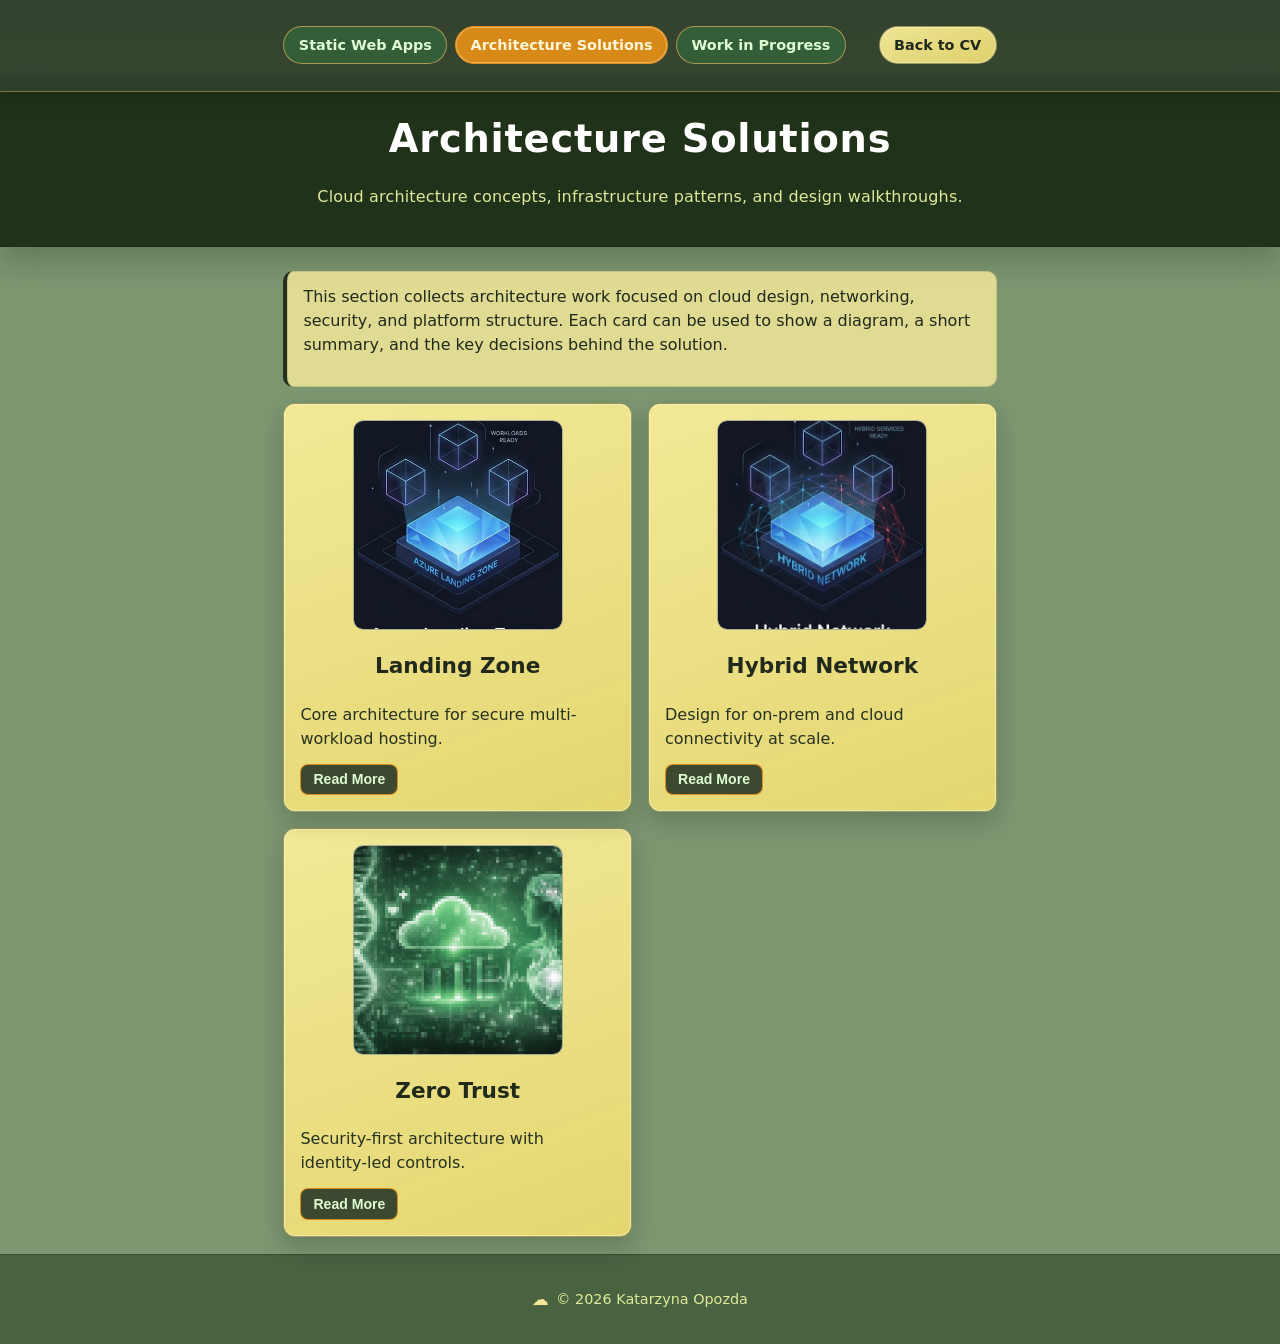
<file: projects.html>
<!doctype html>
<html lang="en">
<head>
  <meta charset="utf-8">
  <meta name="viewport" content="width=device-width,initial-scale=1">
  <title>Projects | Katarzyna Opozda</title>
  <link rel="icon" type="image/svg+xml" href="assets/images/favicon-cloud.svg">
  <link rel="shortcut icon" href="assets/images/favicon-cloud.svg">
  <link rel="stylesheet" href="assets/css/global.css">
  <link rel="stylesheet" href="assets/css/main.css">
  <link rel="stylesheet" href="assets/css/projects.css">
</head>
<body class="project-page">
  <div class="project-nav-bar">
    <div class="container">
      <nav class="project-nav" aria-label="Project sections">
        <a class="project-nav-link" href="static-web-apps.html">Static Web Apps</a>
        <a class="project-nav-link is-active" href="projects.html" aria-current="page">Architecture Solutions</a>
        <a class="project-nav-link" href="work-in-progress.html">Work in Progress</a>
        <a class="project-nav-link project-nav-link-back" href="index.html">Back to CV</a>
      </nav>
    </div>
  </div>
  <header class="site-header">
    <div class="container projects-header">
      <h1>Architecture Solutions</h1>
      <div class="header-details">
        <p class="lead">Cloud architecture concepts, infrastructure patterns, and design walkthroughs.</p>
      </div>
    </div>
  </header>

  <main class="container projects-main">
    <section class="projects-intro">
      <p>This section collects architecture work focused on cloud design, networking, security, and platform structure. Each card can be used to show a diagram, a short summary, and the key decisions behind the solution.</p>
    </section>

    <section class="projects-grid" aria-label="Architecture projects">
      <article class="project-card project-card-flip" data-flip-card>
        <button type="button" class="project-card-flip-toggle" aria-label="Flip Landing Zone image to show a second picture">
          <span class="project-card-flip-face project-card-flip-front is-active">
            <img class="project-card-image" src="assets/images/landingzone1.png" alt="Cloud landing zone architecture preview">
          </span>
          <span class="project-card-flip-face project-card-flip-back">
            <img class="project-card-image" src="assets/images/landingzone2.png" alt="Cloud landing zone architecture second preview">
          </span>
        </button>
        <h2>Landing Zone</h2>
        <p>Core architecture for secure multi-workload hosting.
          <span class="project-more-text">It defines baseline governance, networking, identity controls, and deployment standards for scalable project onboarding.</span>
        </p>
        <button type="button" class="read-more-btn">Read More</button>
      </article>

      <article class="project-card project-card-flip" data-flip-card>
        <button type="button" class="project-card-flip-toggle" aria-label="Flip Hybrid Network image to show a second picture">
          <span class="project-card-flip-face project-card-flip-front is-active">
            <img class="project-card-image" src="assets/images/hybrid1.png" alt="Hybrid network architecture preview">
          </span>
          <span class="project-card-flip-face project-card-flip-back">
            <img class="project-card-image" src="assets/images/hybrid2.png" alt="Hybrid network architecture second preview">
          </span>
        </button>
        <h2>Hybrid Network</h2>
        <p>Design for on-prem and cloud connectivity at scale.
          <span class="project-more-text">The model maps secure routing, private connectivity, and segmentation patterns for reliable enterprise integration.</span>
        </p>
        <button type="button" class="read-more-btn">Read More</button>
      </article>

      <article class="project-card">
        <img class="project-card-image" src="assets/images/bg11.bmp" alt="Zero trust security architecture preview">
        <h2>Zero Trust</h2>
        <p>Security-first architecture with identity-led controls.
          <span class="project-more-text">It prioritizes least privilege, device compliance checks, and continuous verification across user and workload access points.</span>
        </p>
        <button type="button" class="read-more-btn">Read More</button>
      </article>
    </section>
  </main>

  <footer class="site-footer">
    <div class="container footer-inline">
      <a class="footer-cloud-link" href="https://www.linkedin.com/" target="_blank" rel="noopener noreferrer" aria-label="Visit LinkedIn profile">
        <span class="footer-cloud-icon" aria-hidden="true">&#9729;</span>
      </a>
      <span>© 2026 Katarzyna Opozda</span>
    </div>
  </footer>
  <script src="assets/js/projects.js"></script>
</body>
</html>
</file>
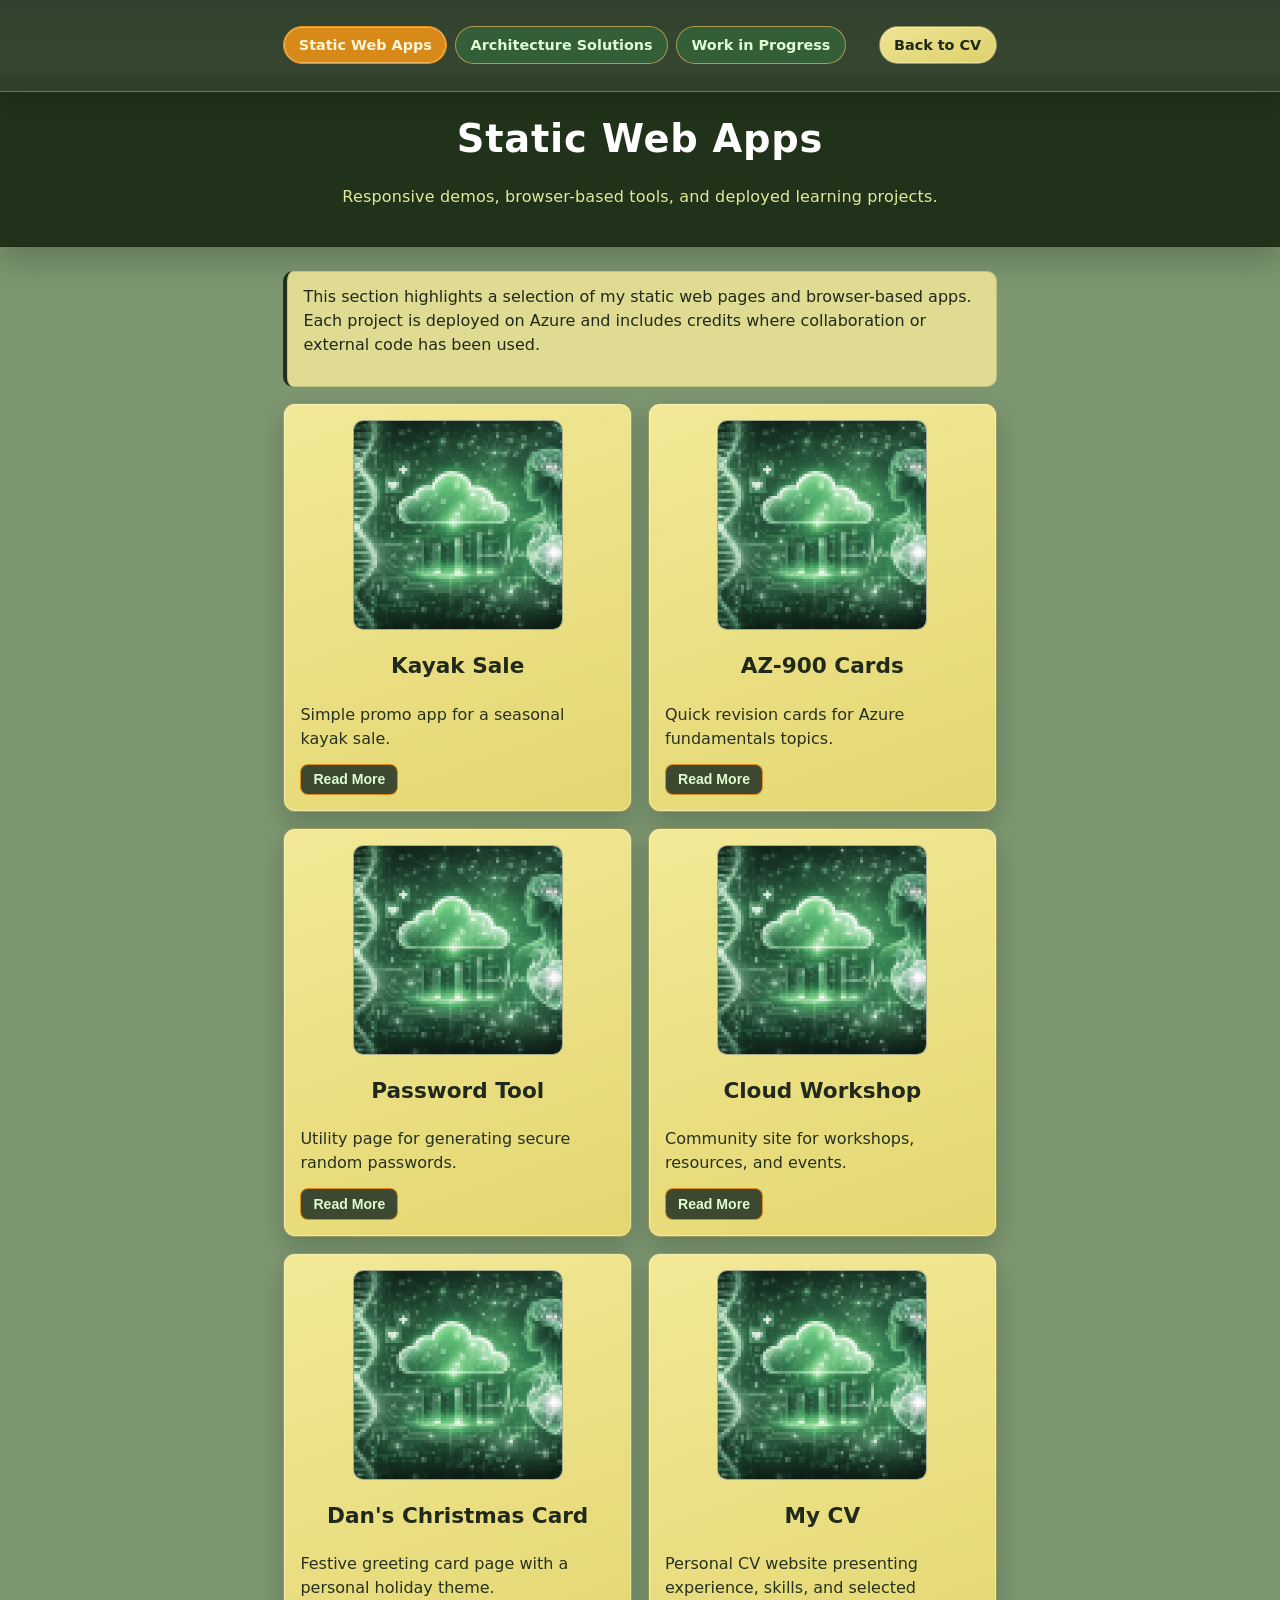
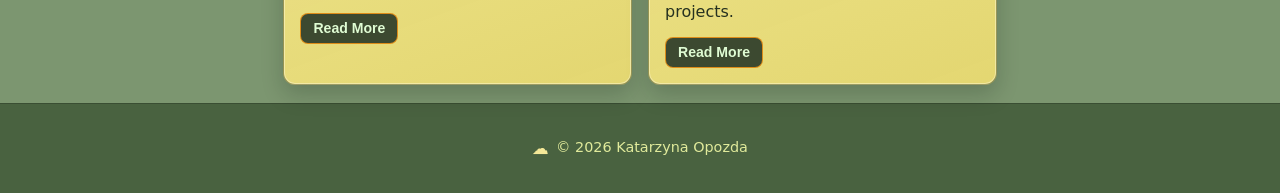
<file: static-web-apps.html>
<!doctype html>
<html lang="en">
<head>
  <meta charset="utf-8">
  <meta name="viewport" content="width=device-width,initial-scale=1">
  <title>Static Web Apps | Katarzyna Opozda</title>
  <link rel="icon" type="image/svg+xml" href="assets/images/favicon-cloud.svg">
  <link rel="shortcut icon" href="assets/images/favicon-cloud.svg">
  <link rel="stylesheet" href="assets/css/global.css">
  <link rel="stylesheet" href="assets/css/main.css">
  <link rel="stylesheet" href="assets/css/projects.css">
</head>
<body class="project-page">
  <div class="project-nav-bar">
    <div class="container">
      <nav class="project-nav" aria-label="Project sections">
        <a class="project-nav-link is-active" href="static-web-apps.html" aria-current="page">Static Web Apps</a>
        <a class="project-nav-link" href="projects.html">Architecture Solutions</a>
        <a class="project-nav-link" href="work-in-progress.html">Work in Progress</a>
        <a class="project-nav-link project-nav-link-back" href="index.html">Back to CV</a>
      </nav>
    </div>
  </div>
  <header class="site-header">
    <div class="container projects-header">
      <h1>Static Web Apps</h1>
      <div class="header-details">
        <p class="lead">Responsive demos, browser-based tools, and deployed learning projects.</p>
      </div>
    </div>
  </header>

  <main class="container projects-main">
    <section class="projects-intro">
      <p>This section highlights a selection of my static web pages and browser-based apps. Each project is deployed on Azure and includes credits where collaboration or external code has been used.</p>
    </section>

    <section class="projects-grid" aria-label="Static web app projects">
      <article class="project-card">
        <img class="project-card-image" src="assets/images/bg11.bmp" alt="Kayak Sale app preview">
        <h2>Kayak Sale</h2>
        <p>Simple promo app for a seasonal kayak sale.
          <span class="project-more-text">It includes product highlights, lightweight navigation, and a focused booking call-to-action for mobile and desktop visitors.</span>
        </p>
        <button type="button" class="read-more-btn">Read More</button>
      </article>

      <article class="project-card">
        <img class="project-card-image" src="assets/images/bg11.bmp" alt="AZ-900 flash cards app preview">
        <h2>AZ-900 Cards</h2>
        <p>Quick revision cards for Azure fundamentals topics.
          <span class="project-more-text">The layout supports rapid question review, key concept recall, and self-testing in short study sessions.</span>
        </p>
        <button type="button" class="read-more-btn">Read More</button>
      </article>

      <article class="project-card">
        <img class="project-card-image" src="assets/images/bg11.bmp" alt="Password generator app preview">
        <h2>Password Tool</h2>
        <p>Utility page for generating secure random passwords.
          <span class="project-more-text">Users can generate stronger combinations quickly and copy results for safer account setup and credential refresh workflows.</span>
        </p>
        <button type="button" class="read-more-btn">Read More</button>
      </article>

      <article class="project-card">
        <img class="project-card-image" src="assets/images/bg11.bmp" alt="Cloud Workshop Studio website preview">
        <h2>Cloud Workshop</h2>
        <p>Community site for workshops, resources, and events.
          <span class="project-more-text">The platform shares upcoming sessions, practical learning paths, and reference material for learners entering cloud roles.</span>
        </p>
        <button type="button" class="read-more-btn">Read More</button>
      </article>

      <article class="project-card">
        <img class="project-card-image" src="assets/images/bg11.bmp" alt="Dan's Christmas card preview">
        <h2>Dan's Christmas Card</h2>
        <p>Festive greeting card page with a personal holiday theme.
          <span class="project-more-text">The design can be used for a seasonal message, a simple visual surprise, or a playful holiday presentation.</span>
        </p>
        <button type="button" class="read-more-btn">Read More</button>
      </article>

      <article class="project-card">
        <img class="project-card-image" src="assets/images/bg11.bmp" alt="My CV preview">
        <h2>My CV</h2>
        <p>Personal CV website presenting experience, skills, and selected projects.
          <span class="project-more-text">The page is designed to give a clear overview of professional background with a simple, easy-to-navigate layout.</span>
        </p>
        <button type="button" class="read-more-btn">Read More</button>
      </article>
    </section>
  </main>

  <footer class="site-footer">
    <div class="container footer-inline">
      <a class="footer-cloud-link" href="https://www.linkedin.com/" target="_blank" rel="noopener noreferrer" aria-label="Visit LinkedIn profile">
        <span class="footer-cloud-icon" aria-hidden="true">&#9729;</span>
      </a>
      <span>© 2026 Katarzyna Opozda</span>
    </div>
  </footer>
  <script src="assets/js/projects.js"></script>
</body>
</html>
</file>
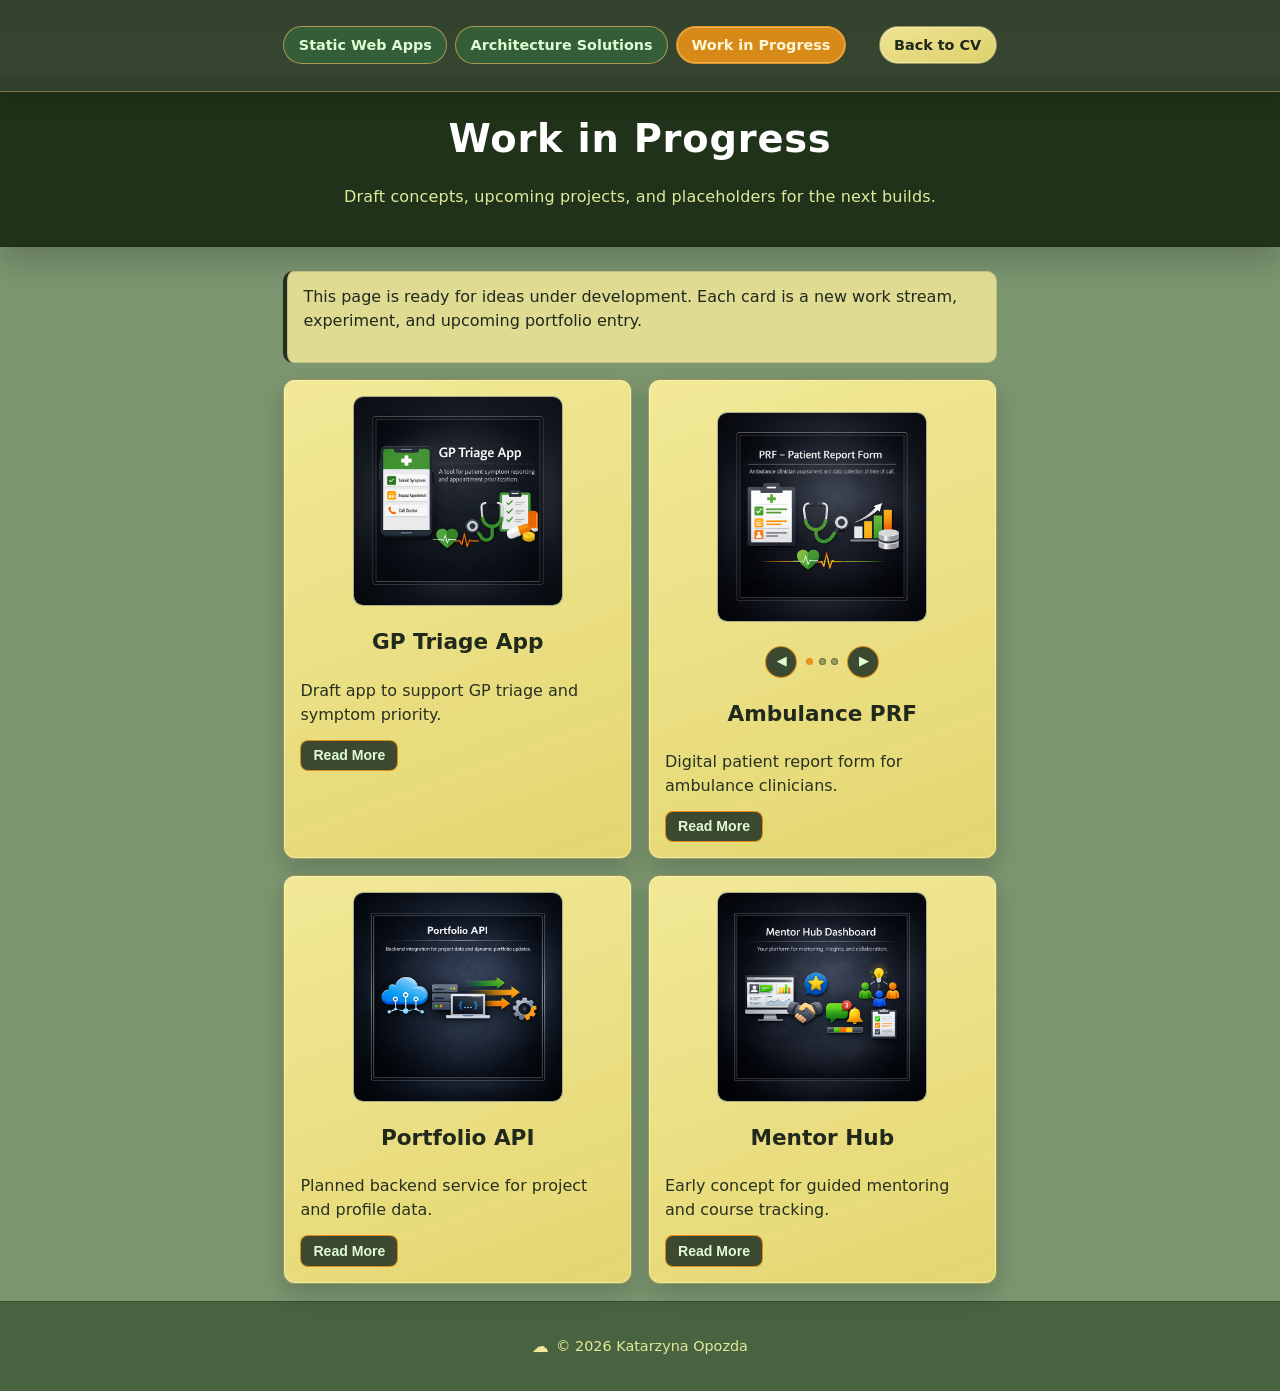
<file: work-in-progress.html>
<!doctype html>
<html lang="en">
<head>
  <meta charset="utf-8">
  <meta name="viewport" content="width=device-width,initial-scale=1">
  <title>Work in Progress | Katarzyna Opozda</title>
  <link rel="icon" type="image/svg+xml" href="assets/images/favicon-cloud.svg">
  <link rel="shortcut icon" href="assets/images/favicon-cloud.svg">
  <link rel="stylesheet" href="assets/css/global.css">
  <link rel="stylesheet" href="assets/css/main.css">
  <link rel="stylesheet" href="assets/css/projects.css">
</head>
<body class="project-page">
  <div class="project-nav-bar">
    <div class="container">
      <nav class="project-nav" aria-label="Project sections">
        <a class="project-nav-link" href="static-web-apps.html">Static Web Apps</a>
        <a class="project-nav-link" href="projects.html">Architecture Solutions</a>
        <a class="project-nav-link is-active" href="work-in-progress.html" aria-current="page">Work in Progress</a>
        <a class="project-nav-link project-nav-link-back" href="index.html">Back to CV</a>
      </nav>
    </div>
  </div>
  <header class="site-header">
    <div class="container projects-header">
      <h1>Work in Progress</h1>
      <div class="header-details">
        <p class="lead">Draft concepts, upcoming projects, and placeholders for the next builds.</p>
      </div>
    </div>
  </header>

  <main class="container projects-main">
    <section class="projects-intro">
      <p>This page is ready for ideas under development. Each card is a new work stream, experiment, and upcoming portfolio entry.</p>
    </section>

    <section class="projects-grid" aria-label="Work in progress projects">
      <article class="project-card">
        <img class="project-card-image" src="assets/images/gpapp2.png" alt="Medical assessment app concept preview">
        <h2>GP Triage App</h2>
        <p>Draft app to support GP triage and symptom priority.
          <span class="project-more-text">The concept helps direct routine, urgent, and emergency pathways while supporting clinicians with structured intake data.</span>
        </p>
        <button type="button" class="read-more-btn">Read More</button>
      </article>

      <article class="project-card">
        <div class="mini-gallery" aria-label="Ambulance PRF mini gallery">
          <div class="mini-gallery-track">
            <figure class="mini-slide is-active">
              <img class="project-card-image" src="assets/images/prfapp1.png" alt="Ambulance PRF app screen one">
            </figure>
            <figure class="mini-slide">
              <img class="project-card-image" src="assets/images/vitalSigns1.png" alt="Vital signs screen">
            </figure>
            <figure class="mini-slide">
              <img class="project-card-image" src="assets/images/incidentreport1.png" alt="Incident report screen">
            </figure>
          </div>
          <div class="mini-gallery-controls">
            <button type="button" class="mini-gallery-arrow" data-action="prev" aria-label="Previous PRF image">&#9664;</button>
            <div class="mini-gallery-dots" aria-hidden="true"></div>
            <button type="button" class="mini-gallery-arrow" data-action="next" aria-label="Next PRF image">&#9654;</button>
          </div>
        </div>
        <h2>Ambulance PRF</h2>
        <p>Digital patient report form for ambulance clinicians.
          <span class="project-more-text">Designed for ambulance staff to record presenting complaint, full assessment findings, observations, vital sign readings, medical history, medications, treatments provided, and medication administration details in one structured PRF workflow.</span>
        </p>
        <button type="button" class="read-more-btn">Read More</button>
      </article>

      <article class="project-card">
        <img class="project-card-image" src="assets/images/portfolio%20API1.png" alt="Portfolio API concept preview">
        <h2>Portfolio API</h2>
        <p>Planned backend service for project and profile data.
          <span class="project-more-text">It will expose reusable endpoints for cards, project metadata, and dynamic content updates across portfolio pages.</span>
        </p>
        <button type="button" class="read-more-btn">Read More</button>
      </article>

      <article class="project-card">
        <img class="project-card-image" src="assets/images/mentordashboard1.png" alt="Career mentor hub concept preview">
        <h2>Mentor Hub</h2>
        <p>Early concept for guided mentoring and course tracking.
          <span class="project-more-text">Planned features include learner goals, session notes, progress checkpoints, and curated follow-up resources.</span>
        </p>
        <button type="button" class="read-more-btn">Read More</button>
      </article>
    </section>
  </main>

  <footer class="site-footer">
    <div class="container footer-inline">
      <a class="footer-cloud-link" href="https://www.linkedin.com/" target="_blank" rel="noopener noreferrer" aria-label="Visit LinkedIn profile">
        <span class="footer-cloud-icon" aria-hidden="true">&#9729;</span>
      </a>
      <span>© 2026 Katarzyna Opozda</span>
    </div>
  </footer>
  <script src="assets/js/projects.js"></script>
</body>
</html>
</file>
<file: assets/css/global.css>
/* Global styles and simple reset */
:root {
  --text: #1b2218;
  --muted-text: #e0ea9b;
  --accent: #1f281d;
  --border: rgba(23, 30, 20, 0.3);
  --container-width: 750px;
}

* { box-sizing: border-box; }
html { height: 100%;}
body { min-height: 100%; }
body {
  margin: 0;
  font-family: system-ui, -apple-system, "Segoe UI", Roboto, "Helvetica Neue", Arial;
  background: #7c9670;
  color: var(--text);
  line-height: 1.5;
  -webkit-font-smoothing: antialiased;
  -moz-osx-font-smoothing: grayscale;
}

.container {
  max-width: var(--container-width);
  margin: 0 auto;
  padding: 1.1rem 1.15rem;
}

a { 
  color: var(--accent); 
  text-decoration: none; 
}

h1, h2, h3 { margin: 0 0 .5rem; }
p { margin: 0 0 1rem; }

main { 
  padding: 1.75rem 0 2.3rem;
  margin-left: 0;
  margin-right: 0;
}
.site-header { 
  background: rgba(27, 44, 20, 0.941);
  border-bottom: 1px solid var(--border);
  box-shadow: 0 14px 28px rgba(17, 24, 14, 0.22);
  padding: 1.1rem 0; 
}
.site-footer { 
  padding: 1rem 0;
  margin-left: 0;
  margin-right: 0;
  width: 100%;
  border-top: 1px solid var(--border); 
  font-size: .9rem;
  color: var(--muted-text);
  background: rgb(67 92 57 / 88%);
}

.footer-inline {
  display: flex;
  align-items: center;
  justify-content: center;
  gap: 0.45rem;
}

.footer-cloud-link {
  display: inline-flex;
  align-items: center;
  justify-content: center;
  color: #f4e898;
  line-height: 1;
}

.footer-cloud-icon {
  display: inline-block;
  font-size: 1.05rem;
  transform: rotate(0deg) scale(1);
  transition: transform 0.8s ease-in-out;
}

.footer-cloud-link:hover .footer-cloud-icon,
.footer-cloud-link:focus-visible .footer-cloud-icon {
  transform: rotate(360deg) scale(2);
}

@media (max-width: 640px) {
  .container {
    padding: 0.85rem 0.8rem;
  }

  main {
    padding: 1.2rem 0 1.6rem;
  }

  .site-header {
    padding: 0.9rem 0;
  }

  .site-footer {
    padding: 0.8rem 0;
  }
}
</file>
<file: assets/css/main.css>
/* Page-specific styles */
.lead {
  color: var(--muted-text);
  margin-top: 0.05rem;
  margin-bottom: 0.1rem;
  font-weight: 500;
  letter-spacing: 0.01em;
}

.site-header h1 {
  font-size: clamp(1.95rem, 4vw, 2.65rem);
  color: #ffffff;
  letter-spacing: 0.02em;
  font-weight: 700;
}

.site-header .container {
  display: flex;
  flex-direction: column;
  align-items: center;
  justify-content: center;
  text-align: center;
  
}

.header-details {
  width: 100%;
}

h2 {
  width: 100%;
  color: #232d1f;
  padding: 0.7rem 0.8rem;
  transition: background 0.2s ease, border-color 0.2s ease, box-shadow 0.2s ease;
}

.accordion {
  margin-bottom: 0.8rem;
}

.accordion-header {
  cursor: pointer;
  user-select: none;
  display: flex;
  align-items: center;
  gap: 0.5rem;
  border: 1px solid rgba(48, 61, 41, 0.45);
  background: rgb(49, 64, 44);
  padding: 0.72rem 0.9rem;
  border-radius: 12px;
  box-shadow: 0 8px 20px rgba(16, 24, 13, 0.24);
  color: #ffffff;
}

.accordion-header:hover {
  background: rgb(49, 64, 44);
  border: 2px solid #dbc740;
  box-shadow: 0 10px 24px rgba(15, 24, 12, 0.26);
  color: #f4e898;
}

.accordion.active .accordion-header {
  background: rgb(49, 64, 44);
  border: 2px solid rgb(230, 144, 24);
  color: #f4e898;
  box-shadow: 0 10px 24px rgba(9, 16, 8, 0.4);
}
.triangle {
  display: inline-block;
  transition: transform 0.3s ease;
  font-size: 0.76rem;
  color: #ffffff;
}
.accordion.active .triangle {
  color: #f4e898;
  transform: rotate(90deg);
}
.nested-accordion {
  --nested-10: #24301f;
  margin-top: 0rem;
  margin-bottom: 0.42rem;
}
.nested-accordion-header {
  cursor: pointer;
  user-select: none;
  display: flex;
  align-items: center;
  gap: 0.5rem;
  background: rgb(54 97 57 / 90%);
  color: #f4e898;
  padding: 0.56rem 0.72rem;
  border-radius: 10px;
  border: 1px solid rgba(60, 74, 50, 0.5);
  font-size: 0.96rem;
  letter-spacing: 0.01em;
  margin: 0;
}
.nested-accordion-header:hover {
  background: rgb(230, 144, 24);
  box-shadow: 0 6px 14px rgba(16, 24, 13, 0.24);
  border: 1px solid rgba(52, 65, 43, 0.68);
}
.nested-accordion-header .triangle {
  display: inline-block;
  transition: transform 0.3s ease;
  color: #f4e898;
}

.nested-accordion-header:hover .triangle {
  color: #f4e898;
}
.nested-accordion-content {
  max-height: 0;
  overflow: hidden;
  transition: max-height 0.4s ease, opacity 0.24s ease;
  opacity: 0;
  padding: 0;
}
.nested-accordion-content > p,
.nested-accordion-content > ul {
  background: rgba(249, 237, 156, 0.78);
  padding: 0.78rem 0.84rem;
  border-radius: 8px;
  color: #20291b;
  margin: 0;
  border-left: 4px solid var(--nested-10);
  box-shadow: inset 0 0 0 1px rgba(77, 93, 64, 0.2);
}
.nested-accordion-content > ul {
  padding-left: 1.5rem;
}
.nested-accordion-content > ul li {
  color: #20291b;
  margin-bottom: 0.25rem;
}

.nested-accordion-content a {
  color: var(--nested-10);
  text-decoration: none;
  font-weight: 500;
  transition: color 0.2s ease;
}

.nested-accordion-content a:hover {
  color: #151d13;
  text-decoration: underline;
}

.nested-accordion.active .nested-accordion-content {
  max-height: 300px;
  padding-top: 0.5rem;
  opacity: 1;
}

.nested-accordion.active .nested-accordion-header {
  background: rgb(230, 144, 24);
  border: 1px solid rgba(218, 199, 72, 0.85);
  box-shadow: 0 8px 18px rgba(8, 15, 7, 0.35);
  color: #f4e898;
}

.nested-accordion.active .nested-accordion-header .triangle {
  color: #f4e898;
  transform: rotate(-90deg);
}

.accordion-content {
  max-height: 0;
  overflow: hidden;
  transition: max-height 0.5s ease, opacity 0.26s ease;
  opacity: 0;
  background: transparent;
  border: none;
  margin-top: 0;
  border-radius: 0;
  padding: 0 0.85rem;
}

.accordion.active .accordion-content {
  max-height: 1000px;
  opacity: 1;
  padding: 0.82rem 0.85rem 0.9rem;
}

.accordion:first-of-type .accordion-content > p {
  background: rgba(249, 237, 156, 0.78);
  border: none;
  border-left: 4px solid #24301f;
  padding: 0.84rem;
  border-radius: 8px;
  color: #20291b;
  box-shadow: inset 0 0 0 1px rgba(77, 93, 64, 0.2);
  margin: 0 0 0.5rem 0;
}

.accordion:first-of-type .accordion-content > p:last-child {
  margin-bottom: 0;
}

.accordion-content > ul {
  background: rgba(249, 237, 156, 0.78);
  border: none;
  border-left: 4px solid #24301f;
  padding: 0.84rem 0.84rem 0.84rem 1.5rem;
  border-radius: 8px;
  color: #20291b;
  box-shadow: inset 0 0 0 1px rgba(77, 93, 64, 0.2);
  margin: 0;
}

.accordion-content > ul li {
  color: #20291b;
  margin-bottom: 0.25rem;
}

.accordion-content > ul li:last-child {
  margin-bottom: 0;
}

.project-tile-grid {
  display: grid;
  grid-template-columns: repeat(auto-fit, minmax(150px, 1fr));
  gap: 0.8rem;
  width: 100%;
}

.project-tile {
  aspect-ratio: 1 / 1;
  width: 100%;
  min-height: 170px;
  border-radius: 12px;
  border: 1px solid rgba(45, 58, 39, 0.55);
  background-color: rgba(245, 231, 131, 0.92);
  background-image: none;
  background-size: cover;
  background-position: center;
  background-repeat: no-repeat;
  box-shadow: 0 10px 20px rgba(15, 24, 13, 0.22);
  color: #fff7cc;
  display: flex;
  flex-direction: column;
  justify-content: end;
  padding: 0.8rem;
  gap: 0.25rem;
  text-decoration: none;
  overflow: hidden;
  transition: transform 0.15s ease, box-shadow 0.2s ease, filter 0.2s ease;
}

.project-tile:hover {
  transform: translateY(-2px);
  border: 2px solid rgb(230, 144, 24);
  box-shadow: 0 14px 26px rgba(15, 24, 13, 0.28);
  filter: brightness(1.03);
}

.project-tile:active {
  border: 2px solid rgb(230, 144, 24);
}

.project-tile-label {
  font-size: 0.95rem;
  font-weight: 700;
  letter-spacing: 0.01em;
  text-shadow: 0 2px 6px rgba(0, 0, 0, 0.28);
}

.project-tile-copy {
  font-size: 0.82rem;
  line-height: 1.3;
  color: rgba(255, 247, 204, 0.96);
  text-shadow: 0 1px 4px rgba(0, 0, 0, 0.35);
}

.project-tile-static {
  background-image: url('../images/staticWebApp.png');
}

.project-tile-architecture {
  background-image: url('../images/cloudArchitecture.png');
}

.project-tile-progress {
  background-image: url('../images/work in progress.png');
}

.contact-form {
  margin-top: 0.35rem;
  padding: 1rem;
  border-radius: 12px;
  border: 1px solid rgba(45, 58, 39, 0.45);
  background: linear-gradient(160deg, rgba(245, 232, 143, 0.95), rgba(236, 221, 116, 0.92));
  box-shadow: inset 0 0 0 1px rgba(255, 248, 196, 0.45), 0 8px 18px rgba(16, 24, 13, 0.2);
}

.form-group {
  margin-bottom: 1rem;
}

.form-group label {
  display: block;
  margin-bottom: 0.3rem;
  font-weight: 500;
  color: #293322;
}

.required {
  color: #ffabab;
}

.form-group input,
.form-group textarea {
  width: 100%;
  padding: 0.58rem 0.65rem;
  border: 1px solid rgba(36, 48, 31, 0.7);
  border-radius: 8px;
  font-family: inherit;
  font-size: 1rem;
  background: rgba(255, 251, 227, 0.98);
  color: #141b12;
}

.form-group input:focus,
.form-group textarea:focus {
  outline: none;
  border-color: #1f2b1b;
  box-shadow: 0 0 0 3px rgba(43, 56, 36, 0.28);
}

.form-group input::placeholder,
.form-group textarea::placeholder {
  color: #353e30;
}

.form-group textarea {
  resize: vertical;
  min-height: 105px;
}

.submit-btn {
  background: linear-gradient(180deg, rgba(43, 56, 44, 0.96), #6f5f1a);
  color: #fff7cc;
  padding: 0.62rem 1.45rem;
  border: none;
  border-radius: 8px;
  font-size: 1rem;
  font-weight: 600;
  letter-spacing: 0.01em;
  cursor: pointer;
  transition: transform 0.12s ease, box-shadow 0.2s ease, background 0.2s ease;
}

.submit-btn:hover {
  background: linear-gradient(140deg, #a18a2c, #7d6b20);
  box-shadow: 0 8px 16px rgba(16, 24, 13, 0.25);
  transform: translateY(-1px);
}

@media (min-width: 700px) {
  .site-header h1 {
    font-size: 2.4rem;
  }
}

@media (max-width: 640px) {
  .site-header h1 {
    font-size: 1.65rem;
    line-height: 1.2;
  }

  .lead {
    font-size: 0.9rem;
    line-height: 1.35;
    margin-top: 0.15rem;
  }

  .accordion {
    margin-bottom: 0.65rem;
  }

  .accordion-header,
  h2 {
    padding: 0.62rem 0.72rem;
    font-size: 1rem;
  }

  .nested-accordion-header {
    font-size: 0.9rem;
    padding: 0.5rem 0.62rem;
  }

  .accordion-content {
    padding: 0 0.55rem;
  }

  .accordion.active .accordion-content {
    max-height: 2500px;
    padding: 0.72rem 0.55rem 0.82rem;
  }

  .nested-accordion.active .nested-accordion-content {
    max-height: 900px;
  }

  .accordion:first-of-type .accordion-content > p,
  .accordion-content > ul,
  .nested-accordion-content > p,
  .nested-accordion-content > ul {
    padding: 0.72rem 0.76rem;
  }

  .accordion-content > ul,
  .nested-accordion-content > ul {
    padding-left: 1.25rem;
  }

  .submit-btn {
    width: 100%;
  }

  .project-tile-grid {
    grid-template-columns: 1fr;
  }

  .project-tile {
    min-height: 160px;
  }
}
</file>
<file: assets/css/projects.css>
/* Projects page styles */
.projects-header {
  display: flex;
  flex-direction: column;
  align-items: center;
  justify-content: center;
  text-align: center;
  gap: 0.5rem;
}

.projects-header .header-details {
  width: 100%;
}

.project-page {
  --project-nav-offset: 4.7rem;
  padding-top: var(--project-nav-offset);
}

.project-nav-bar {
  position: fixed;
  top: 0;
  left: 0;
  width: 100%;
  background: linear-gradient(180deg, rgba(49, 64, 44, 0.98), rgba(49, 64, 44, 0.92));
  border-bottom: 1px solid rgba(226, 179, 95, 0.45);
  box-shadow: 0 8px 18px rgba(15, 24, 13, 0.2);
  backdrop-filter: blur(6px);
  z-index: 1000;
}

.project-nav {
  display: flex;
  flex-wrap: nowrap;
  justify-content: flex-start;
  overflow-x: auto;
  -webkit-overflow-scrolling: touch;
  scrollbar-width: none;
  gap: 0.5rem;
  margin: 0;
  padding: 0.55rem 0;
}

.project-nav::-webkit-scrollbar {
  display: none;
}

.project-nav-link {
  display: inline-flex;
  align-items: center;
  justify-content: center;
  white-space: nowrap;
  min-height: 2.2rem;
  padding: 0.45rem 0.9rem;
  border-radius: 999px;
  border: 1px solid rgba(226, 179, 95, 0.7);
  background: rgba(54, 97, 57, 0.9);
  color: #dffcd3;
  font-size: 0.9rem;
  font-weight: 600;
  transition: background 0.2s ease, border-color 0.2s ease, color 0.2s ease;
}

.project-nav-link:hover {
  background: rgba(230, 144, 24, 0.92);
  border-color: rgb(230, 144, 24);
  color: #fff6d8;
}

.project-nav-link.is-active {
  background: rgba(230, 144, 24, 0.92);
  border-color: rgb(230, 144, 24);
  color: #fff6d8;
  box-shadow: inset 0 0 0 1px rgba(255, 246, 216, 0.4);
}

.project-nav-link-back {
  margin-left: auto;
  background: linear-gradient(160deg, rgba(247, 236, 153, 0.96), rgba(236, 220, 113, 0.92));
  border-color: rgba(53, 66, 46, 0.45);
  color: #1f281d;
  box-shadow: inset 0 0 0 1px rgba(255, 249, 210, 0.45);
}

.project-nav-link-back:hover,
.project-nav-link-back:active {
  background: linear-gradient(160deg, rgba(250, 241, 172, 0.98), rgba(240, 225, 126, 0.94));
  border-color: rgba(53, 66, 46, 0.5);
  color: #1f281d;
}

.project-nav-link:focus-visible {
  outline: 2px solid rgba(255, 246, 216, 0.9);
  outline-offset: 2px;
}

.back-link {
  display: inline-flex;
  align-items: center;
  justify-content: center;
  margin-top: 0.35rem;
  padding: 0.52rem 0.9rem;
  border-radius: 8px;
  background: rgba(245, 231, 131, 0.92);
  color: #1f281d;
  font-weight: 600;
  box-shadow: 0 6px 14px rgba(16, 24, 13, 0.18);
}

.back-link:hover {
  background: rgba(255, 242, 172, 0.98);
}

.projects-main {
  padding-top: 1.5rem;
}

.projects-intro {
  background: rgba(249, 237, 156, 0.8);
  border-left: 4px solid #24301f;
  border-radius: 10px;
  padding: 0.9rem 1rem;
  color: #20291b;
  box-shadow: inset 0 0 0 1px rgba(77, 93, 64, 0.2);
  margin-bottom: 1rem;
}

.projects-grid {
  display: grid;
  grid-template-columns: repeat(auto-fit, minmax(240px, 1fr));
  gap: 1rem;
}

.project-card {
  background: linear-gradient(160deg, rgba(247, 236, 153, 0.96), rgba(236, 220, 113, 0.92));
  border: 1px solid rgba(53, 66, 46, 0.45);
  border-radius: 12px;
  padding: 1rem;
  box-shadow: inset 0 0 0 1px rgba(255, 249, 210, 0.5), 0 10px 22px rgba(15, 24, 13, 0.2);
  display: flex;
  flex-direction: column;
  gap: 0.55rem;
}

.project-card-image {
  width: min(100%, 210px);
  aspect-ratio: 1 / 1;
  height: auto;
  display: block;
  margin: 0 auto;
  object-fit: cover;
  border-radius: 10px;
  border: 1px solid rgba(53, 66, 46, 0.42);
  background: rgba(255, 251, 227, 0.9);
}

.project-card-flip {
  perspective: 1200px;
}

.project-card-flip-toggle {
  position: relative;
  width: min(100%, 210px);
  aspect-ratio: 1 / 1;
  margin: 0 auto;
  padding: 0;
  border: 0;
  border-radius: 10px;
  overflow: hidden;
  background: transparent;
  cursor: pointer;
  transform-style: preserve-3d;
}

.project-card-flip-face {
  position: absolute;
  inset: 0;
  backface-visibility: hidden;
  transition: transform 0.6s ease, opacity 0.6s ease;
}

.project-card-flip-front {
  transform: rotateY(0deg);
}

.project-card-flip-back {
  transform: rotateY(180deg);
}

.project-card-flip:hover .project-card-flip-front,
.project-card-flip:focus-within .project-card-flip-front {
  transform: rotateY(-180deg);
}

.project-card-flip:hover .project-card-flip-back,
.project-card-flip:focus-within .project-card-flip-back {
  transform: rotateY(0deg);
}

.project-card-flip .project-card-image {
  width: 100%;
  height: 100%;
}

.project-card-flip-toggle:focus-visible {
  outline: 2px solid rgba(230, 144, 24, 0.95);
  outline-offset: 4px;
  border-radius: 10px;
}

.mini-gallery {
  display: flex;
  flex-direction: column;
  gap: 0.45rem;
}

.mini-gallery-track {
  position: relative;
}

.mini-slide {
  display: none;
}

.mini-slide.is-active {
  display: block;
}

.mini-slide-combo .project-card-image {
  height: 160px;
}

.mini-gallery-combo {
  display: grid;
  grid-template-columns: 1fr 1fr;
  gap: 0.45rem;
}

.mini-gallery-controls {
  display: flex;
  align-items: center;
  justify-content: center;
  gap: 0.55rem;
}

.mini-gallery-arrow {
  border: 1px solid rgba(230, 144, 24, 0.95);
  background: rgba(49, 64, 44, 0.94);
  color: #dffcd3;
  border-radius: 999px;
  width: 2rem;
  height: 2rem;
  display: inline-flex;
  align-items: center;
  justify-content: center;
  padding: 0;
  font-size: 0.78rem;
  font-weight: 600;
  line-height: 1;
  cursor: pointer;
}

.mini-gallery-arrow:hover {
  background: rgba(230, 144, 24, 0.92);
  color: #fff6d8;
}

.mini-gallery-dots {
  display: inline-flex;
  align-items: center;
  gap: 0.35rem;
}

.mini-gallery-dot {
  width: 0.44rem;
  height: 0.44rem;
  border-radius: 999px;
  background: rgba(49, 64, 44, 0.42);
  border: 1px solid rgba(49, 64, 44, 0.5);
}

.mini-gallery-dot.is-active {
  background: rgba(230, 144, 24, 0.95);
  border-color: rgba(230, 144, 24, 0.95);
}

.project-image-slot {
  min-height: 210px;
  border-radius: 10px;
  border: 2px dashed rgba(36, 48, 31, 0.45);
  background: linear-gradient(135deg, rgba(255, 251, 227, 0.9), rgba(241, 224, 110, 0.72));
  display: flex;
  align-items: center;
  justify-content: center;
  text-align: center;
  color: #44513a;
  font-weight: 600;
  margin-bottom: 0.85rem;
  padding: 1rem;
}

.project-card h2 {
  margin: 0;
  color: #20291b;
  font-size: 1.35rem;
  text-align: center;
}

.project-card p {
  margin: 0;
  color: #263120;
}

.project-more-text {
  display: none;
}

.project-card.expanded .project-more-text {
  display: inline;
}

.project-card.expanded {
  box-shadow: inset 0 0 0 1px rgba(255, 249, 210, 0.6), 0 14px 28px rgba(15, 24, 13, 0.24);
}

.read-more-btn {
  align-self: flex-start;
  margin-top: 0.25rem;
  border: 1px solid rgba(230, 144, 24, 0.95);
  background: rgba(49, 64, 44, 0.94);
  color: #dffcd3;
  border-radius: 8px;
  padding: 0.42rem 0.75rem;
  font-size: 0.88rem;
  font-weight: 600;
  cursor: pointer;
  transition: background 0.2s ease, color 0.2s ease, border-color 0.2s ease;
}

.read-more-btn:hover {
  background: rgba(230, 144, 24, 0.92);
  color: #fff6d8;
  border-color: rgb(230, 144, 24);
}

@media (max-width: 640px) {
  .project-page {
    --project-nav-offset: 0;
    padding-top: var(--project-nav-offset);
  }

  .project-nav-bar {
    position: sticky;
    top: 0;
    padding-left: max(0.5rem, env(safe-area-inset-left));
    padding-right: max(0.5rem, env(safe-area-inset-right));
  }

  .projects-main {
    padding-top: 1.1rem;
  }

  .project-nav {
    display: grid;
    grid-template-columns: 1fr;
    justify-items: stretch;
    overflow-x: visible;
    gap: 0.5rem;
    padding: 0.55rem 0;
    scroll-snap-type: none;
  }

  .project-nav-link {
    width: 100%;
    min-height: 3.25rem;
    padding: 0.85rem 1rem;
    border-radius: 12px;
    font-size: 0.84rem;
    text-align: center;
    white-space: normal;
    line-height: 1.2;
    scroll-snap-align: none;
  }

  .project-nav-link-back {
    margin-left: 0;
  }

  .project-nav-link:hover,
  .project-nav-link:active,
  .project-nav-link.is-active {
    background: rgba(230, 144, 24, 0.92);
    border-color: rgb(230, 144, 24);
    color: #fff6d8;
  }

  .projects-grid {
    gap: 0.8rem;
  }

  .project-image-slot {
    min-height: 180px;
  }

  .project-card-image {
    width: min(100%, 180px);
  }

  .project-card-flip-toggle {
    width: min(100%, 180px);
  }

  .mini-slide-combo .project-card-image {
    height: 130px;
  }
}
</file>
